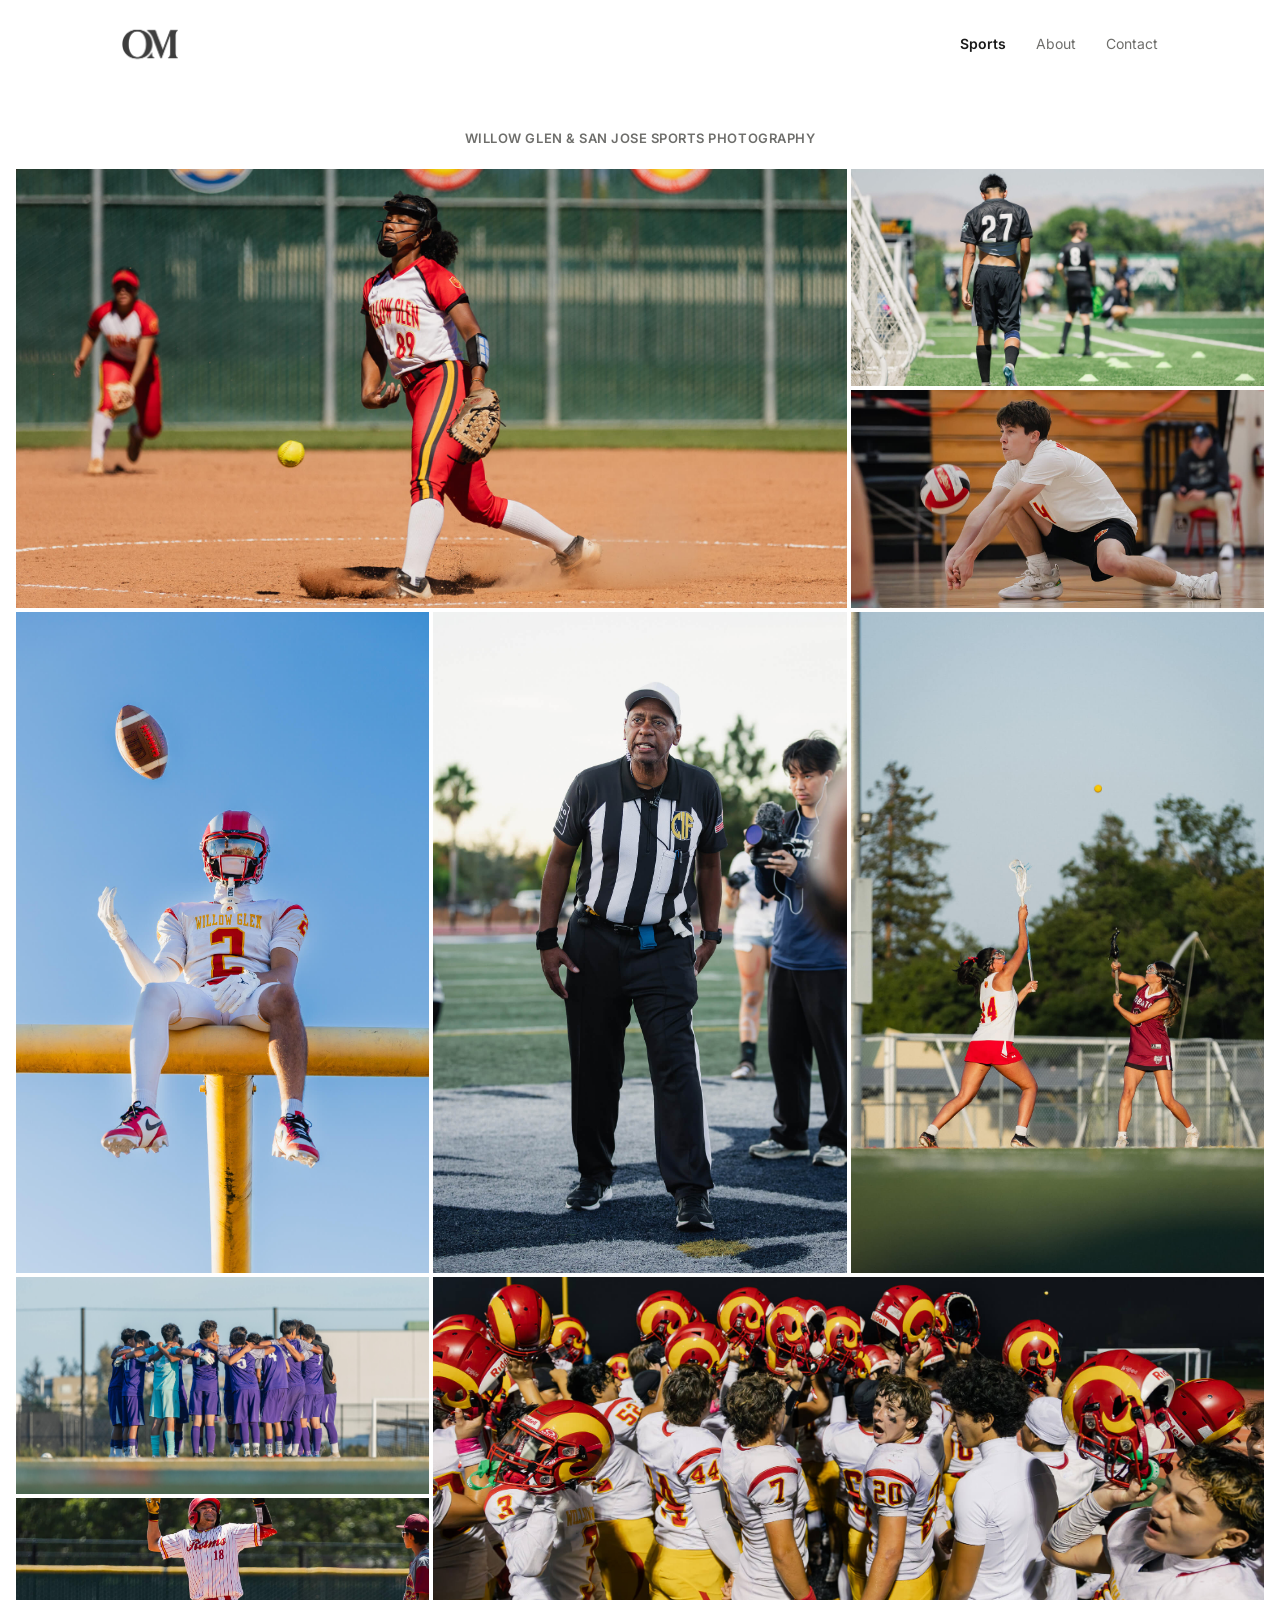
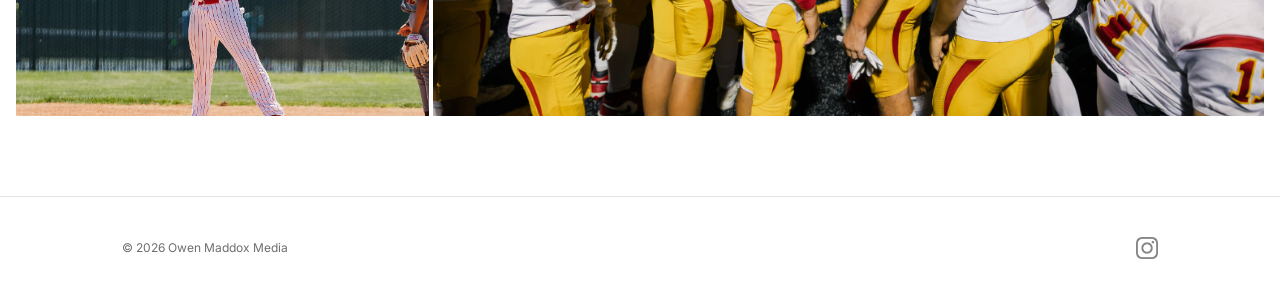
<file: index.html>
<!DOCTYPE html>
<html lang="en">
<head>
<meta charset="UTF-8">
<meta name="viewport" content="width=device-width, initial-scale=1.0">
<title>Owen Maddox Media — Willow Glen & San Jose Sports Photography</title>
<meta name="description" content="Game-day and team sports photography for high school and club teams in Willow Glen and San Jose, CA.">
<link rel="icon" type="image/png" href="/favicon-96x96.png" sizes="96x96" />
<link rel="icon" type="image/svg+xml" href="/favicon.svg" />
<link rel="shortcut icon" href="/favicon.ico" />
<link rel="apple-touch-icon" sizes="180x180" href="/apple-touch-icon.png" />
<meta name="apple-mobile-web-app-title" content="Shotbyowen" />
<link rel="manifest" href="/site.webmanifest" />
<meta property="og:title" content="Owen Maddox Media — Willow Glen & San Jose Sports Photography">
<meta property="og:description" content="Game-day and team sports photography for high school and club teams in Willow Glen and San Jose, CA.">
<meta property="og:type" content="website">
<meta property="og:image" content="https://shotbyowen.com/og-image.jpg">
<meta property="og:image:width" content="1200">
<meta property="og:image:height" content="630">
<meta property="og:image:alt" content="Willow Glen football team raising their helmets in a huddle">
<meta name="twitter:card" content="summary_large_image">
<link rel="preconnect" href="https://fonts.googleapis.com">
<link rel="preconnect" href="https://fonts.gstatic.com" crossorigin>
<link href="https://fonts.googleapis.com/css2?family=Inter:wght@300;400;500;600;700&display=swap" rel="stylesheet">
<link rel="stylesheet" href="styles.css">
<script type="application/ld+json">
{
  "@context": "https://schema.org",
  "@type": "LocalBusiness",
  "name": "Owen Maddox Media",
  "image": "https://shotbyowen.com/logo.png",
  "url": "https://shotbyowen.com",
  "description": "Freelance sports photography serving San Jose and the greater Bay Area. Offers game coverage, individual athlete packages, and team media days.",
  "areaServed": {
    "@type": "Place",
    "name": "San Jose, CA / Bay Area"
  },
  "sameAs": [
    "https://www.instagram.com/shot.by.owenn/"
  ]
}
</script>
</head>
<body>

<header>
  <nav class="nav">
    <a href="index.html"><img src="logo.png" alt="Owen Maddox Media" class="logo-img"></a>
    <div class="nav-links">
      <a href="index.html" class="active">Sports</a>
      <a href="about.html">About</a>
      <a href="contact.html">Contact</a>
    </div>
  </nav>
</header>

<section class="gallery-section">
  <h1 class="gallery-kicker">Willow Glen &amp; San Jose Sports Photography</h1>
  <!--
    GALLERY: full-bleed editorial mosaic — tiles are deliberately different sizes so the
    page reads like a curated layout instead of a uniform grid. Each .tile is a placeholder.

    To use a real photo, replace the inner <div class="tile-ph">...</div> with:
    <img src="photos/your-file.jpg" alt="Description of the shot">

    To change a tile's size, swap its size class for one of:
      g-large    (big, spans 4 of 6 columns, 2 rows tall — use for your strongest shots)
      g-wide     (spans 4 columns, 1 row — good for landscape/action shots)
      g-tall     (spans 2 columns, 2 rows — good for portrait-orientation shots)
      g-portrait (spans 2 columns, 3 rows — a fully vertical tile for tall portrait shots)
      g-normal   (spans 2 columns, 1 row — the smallest tile)
    Mix them in any order — grid-auto-flow: dense (in styles.css) fills gaps automatically.
    Edit data-sport / data-cap to control the caption shown on hover and in the lightbox.
  -->
  <div class="gallery">
    <div class="tile g-large" data-sport="Softball" data-cap="Willow Glen HS vs Gilroy — May 13 2026"><img src="photos/Softball.01.jpg" alt="Softball pitcher throwing a ball"><div class="tile-cap">Softball</div></div>
    <div class="tile g-normal" data-sport="Soccer" data-cap="2011 Boys Almaden FC vs Earthquakes Academy — August 23 2025"><img src="photos/Soccer.02.jpg" alt="A player walking off the pitch"><div class="tile-cap">Soccer</div></div>
    <div class="tile g-normal" data-sport="Volleyball" data-cap="Willow Glen HS vs Lincoln — May 5 2026"><img src="photos/Volleyball.01.jpg" alt="A volleyball player getting a deep dig" class="obj-low"><div class="tile-cap">Volleyball</div></div>
    <div class="tile g-portrait" data-sport="Football" data-cap="Media Day — August 24 2026"><img src="photos/Football.01.jpg" alt="A player on the goalpost tossing up a ball" class="obj-left-slight" loading="lazy"><div class="tile-cap">Football</div></div>
    <div class="tile g-portrait" data-sport="Football" data-cap="Willow Glen HS vs Branham — September 10 2026"><img src="photos/Football.02.jpg" alt="A referee preparing for the coin toss" loading="lazy"><div class="tile-cap">Football</div></div>
    <div class="tile g-portrait" data-sport="Lacrosse" data-cap="Willow Glen HS vs Ann Sobrato — May 6 2026"><img src="photos/Lacrosse.01.jpg" alt="Two girls at the lacrosse faceoff" loading="lazy"><div class="tile-cap">Lacrosse</div></div>
    <div class="tile g-normal" data-sport="Soccer" data-cap="2011 Boys Sentinels Academy vs Legends FC — May 31 2025"><img src="photos/Soccer.03.jpg" alt="The team in a pre-game huddle" loading="lazy"><div class="tile-cap">Soccer</div></div>
    <div class="tile g-large" data-sport="Football" data-cap="Willow Glen HS vs Silver Creek — October 8 2026"><img src="photos/Football.03.jpg" alt="The football team raising their helmets together in a huddle" loading="lazy"><div class="tile-cap">Football</div></div>
    <div class="tile g-normal" data-sport="Baseball" data-cap="Willow Glen HS vs Cupertino — May 9 2026"><img src="photos/Baseball.01.jpg" alt="A Willow Glen baseball player celebrating a double at second base" loading="lazy"><div class="tile-cap">Baseball</div></div>
  </div>
</section>

<footer>
  <div class="wrap foot-grid">
    <div class="foot-small">© <span id="year"></span> Owen Maddox Media</div>
    <a href="https://www.instagram.com/shot.by.owenn/" target="_blank" rel="noopener" class="foot-instagram"><img src="instagram.png" alt="Instagram"></a>
  </div>
</footer>

<div class="lightbox" id="lightbox" role="dialog" aria-modal="true" aria-label="Photo viewer">
  <button class="lightbox-close" id="lightboxClose">Close ✕</button>
  <button class="lightbox-nav lightbox-prev" id="lightboxPrev" aria-label="Previous photo">&#8249;</button>
  <button class="lightbox-nav lightbox-next" id="lightboxNext" aria-label="Next photo">&#8250;</button>
  <div class="lightbox-inner">
    <div class="lightbox-ph" id="lightboxImg">Replace with photo</div>
    <p class="lightbox-cap" id="lightboxCap"></p>
  </div>
</div>

<script src="main.js"></script>
</body>
</html>
</file>
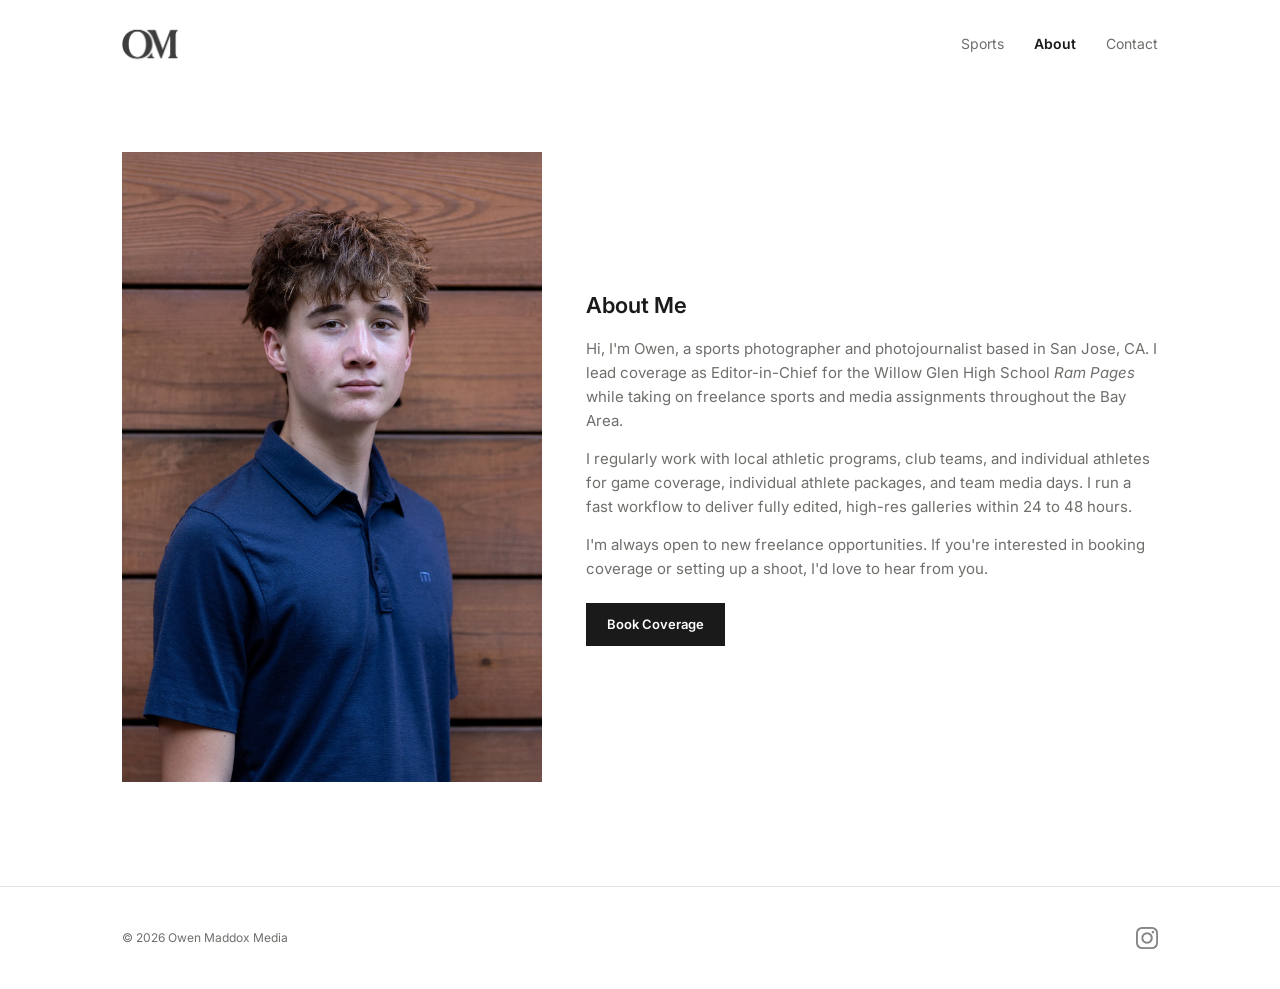
<file: about.html>
<!DOCTYPE html>
<html lang="en">
<head>
<meta charset="UTF-8">
<meta name="viewport" content="width=device-width, initial-scale=1.0">
<title>About — Sports Photographer in Willow Glen & San Jose, CA</title>
<meta name="description" content="Meet Owen, a sports photographer covering high school and club teams in Willow Glen and San Jose, CA.">
<link rel="icon" type="image/png" href="/favicon-96x96.png" sizes="96x96" />
<link rel="icon" type="image/svg+xml" href="/favicon.svg" />
<link rel="shortcut icon" href="/favicon.ico" />
<link rel="apple-touch-icon" sizes="180x180" href="/apple-touch-icon.png" />
<meta name="apple-mobile-web-app-title" content="Shotbyowen" />
<link rel="manifest" href="/site.webmanifest" />
<meta property="og:title" content="About — Sports Photographer in Willow Glen & San Jose, CA">
<meta property="og:description" content="Meet Owen, a sports photographer covering high school and club teams in Willow Glen and San Jose, CA.">
<meta property="og:type" content="website">
<meta property="og:image" content="https://shotbyowen.com/og-image.jpg">
<meta property="og:image:width" content="1200">
<meta property="og:image:height" content="630">
<meta property="og:image:alt" content="Willow Glen football team raising their helmets in a huddle">
<meta name="twitter:card" content="summary_large_image">
<link rel="preconnect" href="https://fonts.googleapis.com">
<link rel="preconnect" href="https://fonts.gstatic.com" crossorigin>
<link href="https://fonts.googleapis.com/css2?family=Inter:wght@300;400;500;600;700&display=swap" rel="stylesheet">
<link rel="stylesheet" href="styles.css">
<script type="application/ld+json">
{
  "@context": "https://schema.org",
  "@type": "LocalBusiness",
  "name": "Owen Maddox Media",
  "image": "https://shotbyowen.com/logo.png",
  "url": "https://shotbyowen.com",
  "description": "Freelance sports photography serving San Jose and the greater Bay Area. Offers game coverage, individual athlete packages, and team media days.",
  "areaServed": {
    "@type": "Place",
    "name": "San Jose, CA / Bay Area"
  },
  "sameAs": [
    "https://www.instagram.com/shot.by.owenn/"
  ]
}
</script>
</head>
<body>

<header>
  <nav class="nav">
    <a href="index.html"><img src="logo.png" alt="Owen Maddox Media" class="logo-img"></a>
    <div class="nav-links">
      <a href="index.html">Sports</a>
      <a href="about.html" class="active">About</a>
      <a href="contact.html">Contact</a>
    </div>
  </nav>
</header>

<section class="wrap">
  <div class="about-grid">
    <div class="about-frame"><img src="photos/Headshot.jpg" alt="Owen Maddox"></div>
    <div class="about-copy">
      <h1 class="about-heading">About Me</h1>
      <div class="about-text">
        <p>Hi, I'm Owen, a sports photographer and photojournalist based in San Jose, CA. I lead coverage as Editor-in-Chief for the Willow Glen High School <i>Ram Pages</i> while taking on freelance sports and media assignments throughout the Bay Area.</p>
        <p>I regularly work with local athletic programs, club teams, and individual athletes for game coverage, individual athlete packages, and team media days. I run a fast workflow to deliver fully edited, high-res galleries within 24 to 48 hours.</p>
        <p>I'm always open to new freelance opportunities. If you're interested in booking coverage or setting up a shoot, I'd love to hear from you.</p>
      </div>
      <div class="about-ctas">
        <a href="contact.html" class="btn btn-solid">Book Coverage</a>
      </div>
    </div>
  </div>
</section>

<footer>
  <div class="wrap foot-grid">
    <div class="foot-small">© <span id="year"></span> Owen Maddox Media</div>
    <a href="https://www.instagram.com/shot.by.owenn/" target="_blank" rel="noopener" class="foot-instagram"><img src="instagram.png" alt="Instagram"></a>
  </div>
</footer>

<script src="main.js"></script>
</body>
</html>
</file>
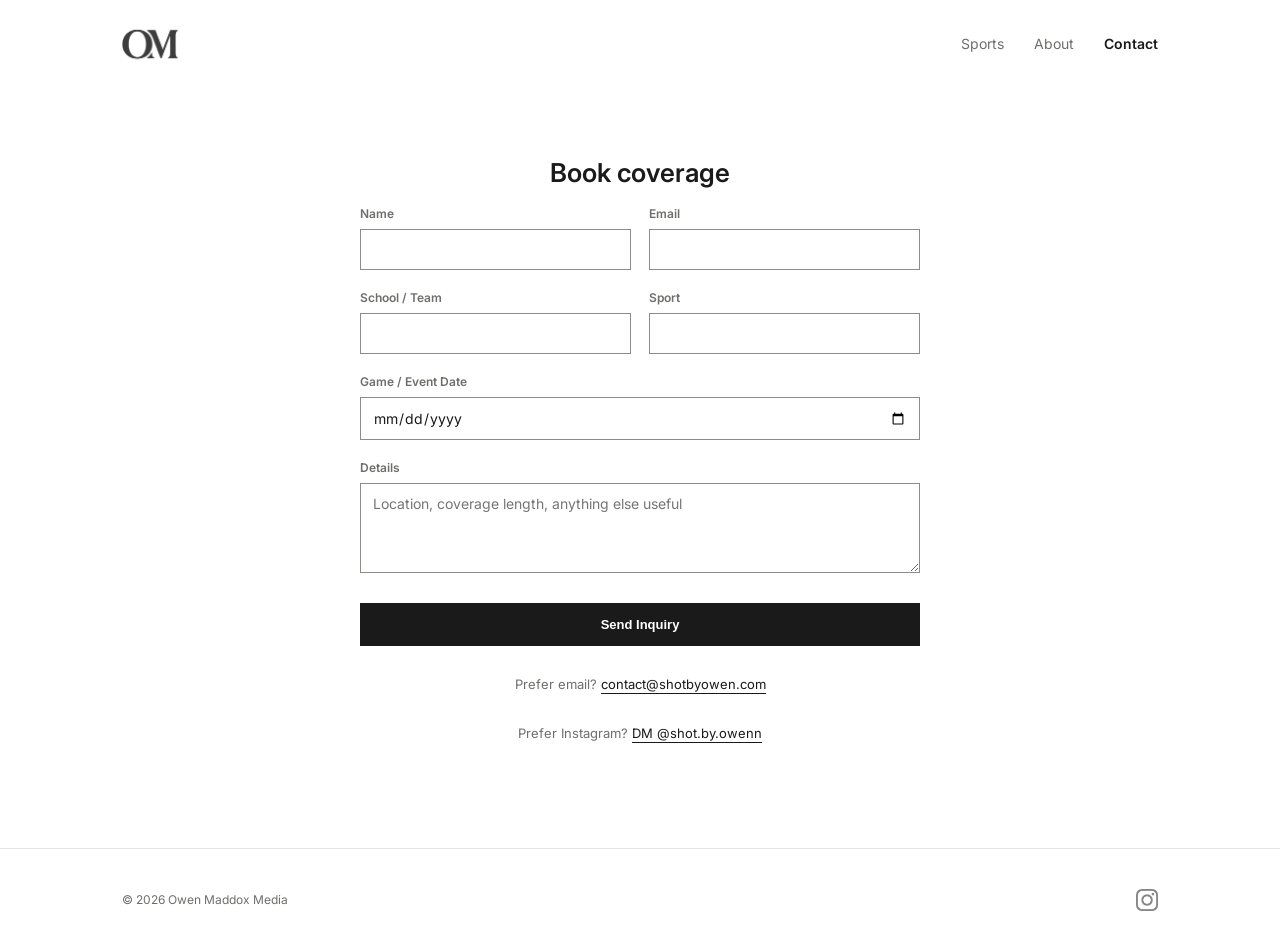
<file: contact.html>
<!DOCTYPE html>
<html lang="en">
<head>
<meta charset="UTF-8">
<meta name="viewport" content="width=device-width, initial-scale=1.0">
<title>Book Sports Photography Coverage — Willow Glen & San Jose, CA</title>
<meta name="description" content="Book game-day or team sports photography coverage in Willow Glen and San Jose, CA.">
<link rel="icon" type="image/png" href="/favicon-96x96.png" sizes="96x96" />
<link rel="icon" type="image/svg+xml" href="/favicon.svg" />
<link rel="shortcut icon" href="/favicon.ico" />
<link rel="apple-touch-icon" sizes="180x180" href="/apple-touch-icon.png" />
<meta name="apple-mobile-web-app-title" content="Shotbyowen" />
<link rel="manifest" href="/site.webmanifest" />
<meta property="og:title" content="Book Sports Photography Coverage — Willow Glen & San Jose, CA">
<meta property="og:description" content="Book game-day or team sports photography coverage in Willow Glen and San Jose, CA.">
<meta property="og:type" content="website">
<meta property="og:image" content="https://shotbyowen.com/og-image.jpg">
<meta property="og:image:width" content="1200">
<meta property="og:image:height" content="630">
<meta property="og:image:alt" content="Willow Glen football team raising their helmets in a huddle">
<meta name="twitter:card" content="summary_large_image">
<link rel="preconnect" href="https://fonts.googleapis.com">
<link rel="preconnect" href="https://fonts.gstatic.com" crossorigin>
<link href="https://fonts.googleapis.com/css2?family=Inter:wght@300;400;500;600;700&display=swap" rel="stylesheet">
<link rel="stylesheet" href="styles.css">
<script type="application/ld+json">
{
  "@context": "https://schema.org",
  "@type": "LocalBusiness",
  "name": "Owen Maddox Media",
  "image": "https://shotbyowen.com/logo.png",
  "url": "https://shotbyowen.com",
  "description": "Freelance sports photography serving San Jose and the greater Bay Area. Offers game coverage, individual athlete packages, and team media days.",
  "areaServed": {
    "@type": "Place",
    "name": "San Jose, CA / Bay Area"
  },
  "sameAs": [
    "https://www.instagram.com/shot.by.owenn/"
  ]
}
</script>
</head>
<body>

<header>
  <nav class="nav">
    <a href="index.html"><img src="logo.png" alt="Owen Maddox Media" class="logo-img"></a>
    <div class="nav-links">
      <a href="index.html">Sports</a>
      <a href="about.html">About</a>
      <a href="contact.html" class="active">Contact</a>
    </div>
  </nav>
</header>

<section class="wrap contact-section">
  <h1>Book coverage</h1>

  <form name="contact" method="POST" data-netlify="true" netlify-honeypot="bot-field" action="/thank-you.html">
    <input type="hidden" name="form-name" value="contact">
    <p hidden>
      <label>Don't fill this out if you're human: <input name="bot-field"></label>
    </p>
    <div class="field-row">
      <div>
        <label for="name">Name</label>
        <input id="name" name="Name" type="text" required>
      </div>
      <div>
        <label for="email">Email</label>
        <input id="email" name="Email" type="email" required>
      </div>
    </div>
    <div class="field-row">
      <div>
        <label for="school">School / Team</label>
        <input id="school" name="School or Team" type="text">
      </div>
      <div>
        <label for="sport">Sport</label>
        <input id="sport" name="Sport" type="text">
      </div>
    </div>
    <div>
      <label for="date">Game / Event Date</label>
      <input id="date" name="Date" type="date">
    </div>
    <div>
      <label for="message">Details</label>
      <textarea id="message" name="Message" placeholder="Location, coverage length, anything else useful"></textarea>
    </div>
    <div class="submit-row">
      <button type="submit" class="btn btn-solid">Send Inquiry</button>
    </div>
  </form>

  <p class="contact-alt">Prefer email? <a href="mailto:contact@shotbyowen.com">contact@shotbyowen.com</a></p>
  <p class="contact-alt">Prefer Instagram? <a href="https://www.instagram.com/shot.by.owenn/" target="_blank" rel="noopener">DM @shot.by.owenn</a></p>
</section>

<footer>
  <div class="wrap foot-grid">
    <div class="foot-small">© <span id="year"></span> Owen Maddox Media</div>
    <a href="https://www.instagram.com/shot.by.owenn/" target="_blank" rel="noopener" class="foot-instagram"><img src="instagram.png" alt="Instagram"></a>
  </div>
</footer>

<script src="main.js"></script>
</body>
</html>
</file>
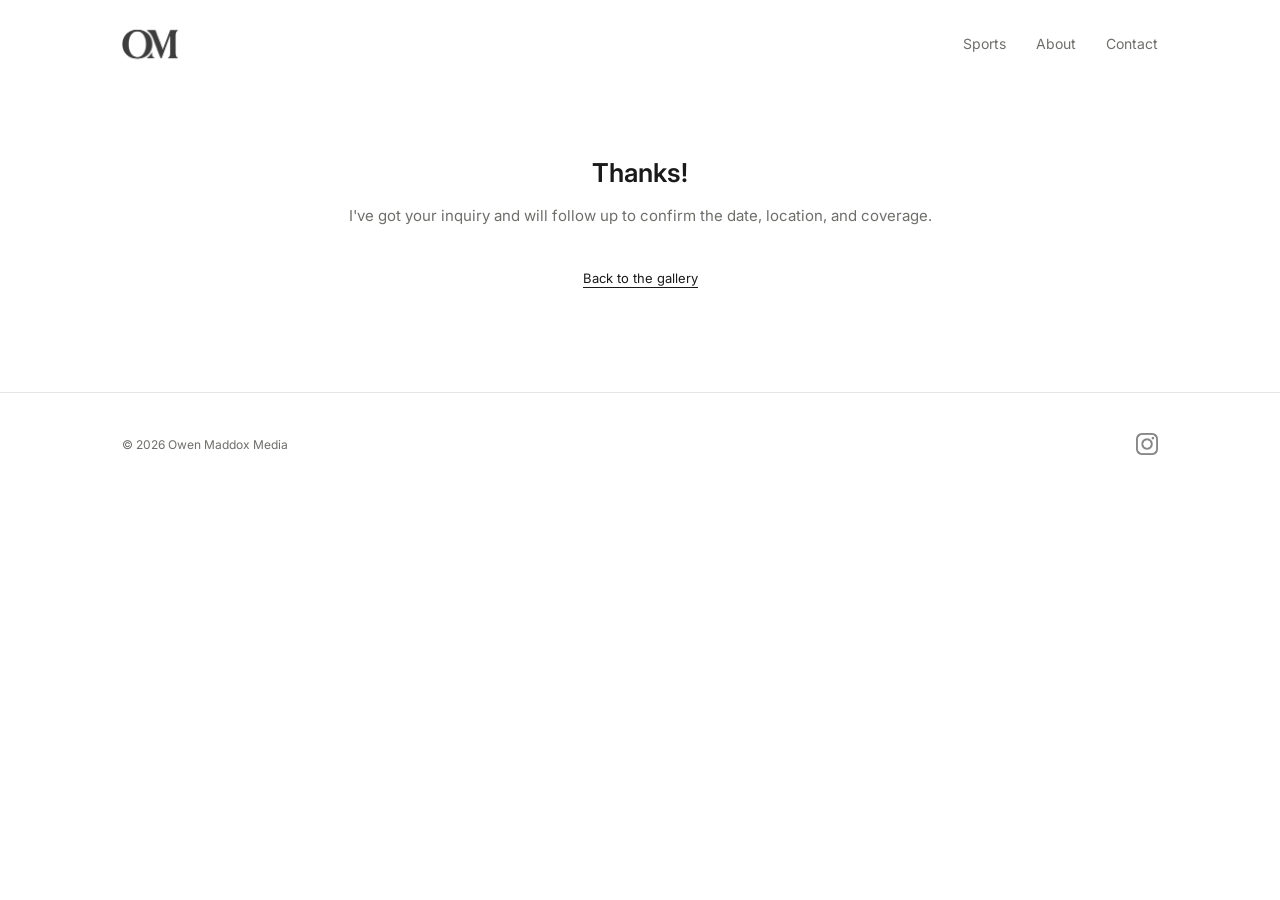
<file: thank-you.html>
<!DOCTYPE html>
<html lang="en">
<head>
<meta charset="UTF-8">
<meta name="viewport" content="width=device-width, initial-scale=1.0">
<title>Thank You — Owen Maddox Media</title>
<meta name="description" content="Thanks for your inquiry — I'll follow up soon.">
<link rel="preconnect" href="https://fonts.googleapis.com">
<link rel="preconnect" href="https://fonts.gstatic.com" crossorigin>
<link href="https://fonts.googleapis.com/css2?family=Inter:wght@300;400;500;600;700&display=swap" rel="stylesheet">
<link rel="stylesheet" href="styles.css">
</head>
<body>

<header>
  <nav class="nav">
    <a href="index.html"><img src="logo.png" alt="Owen Maddox Media" class="logo-img"></a>
    <div class="nav-links">
      <a href="index.html">Sports</a>
      <a href="about.html">About</a>
      <a href="contact.html">Contact</a>
    </div>
  </nav>
</header>

<section class="wrap contact-section">
  <h1>Thanks!</h1>
  <p class="lede">I've got your inquiry and will follow up to confirm the date, location, and coverage.</p>
  <p class="contact-alt"><a href="index.html">Back to the gallery</a></p>
</section>

<footer>
  <div class="wrap foot-grid">
    <div class="foot-small">© <span id="year"></span> Owen Maddox Media</div>
    <a href="https://www.instagram.com/shot.by.owenn/" target="_blank" rel="noopener" class="foot-instagram"><img src="instagram.png" alt="Instagram"></a>
  </div>
</footer>

<script src="main.js"></script>
</body>
</html>
</file>
<file: styles.css>
:root{
  --bg: #FFFFFF;
  --bg-alt: #F6F6F4;
  --ink: #1A1A1A;
  --ink-dim: #6E6E6B;
  --line: #E4E4E1;
  --line-strong: #8C8C89;
  --maxw: 1100px;
}
*{box-sizing:border-box;}
html{scroll-behavior:smooth;}
body{
  margin:0;
  background:var(--bg);
  color:var(--ink);
  font-family:'Inter', sans-serif;
  font-weight:400;
  font-size:16px;
  line-height:1.6;
  -webkit-font-smoothing:antialiased;
}
p{margin:0;}
a{color:inherit; text-decoration:none;}
img{max-width:100%; display:block;}
.wrap{max-width:var(--maxw); margin:0 auto; padding:0 32px;}
::selection{background:var(--ink); color:var(--bg);}
:focus-visible{outline:2px solid var(--ink); outline-offset:3px;}

@media (prefers-reduced-motion: reduce){
  *{animation-duration:0.01ms !important; animation-iteration-count:1 !important; transition-duration:0.01ms !important; scroll-behavior:auto !important;}
}

/* ---------- NAV ---------- */
header{
  position:sticky; top:0; z-index:50;
  background:rgba(255,255,255,0.92);
  backdrop-filter: blur(6px);
}
.nav{
  display:flex; align-items:center; justify-content:space-between;
  padding:16px 32px;
  max-width:var(--maxw); margin:0 auto;
}
/*
  LOGO: drop your logo file in this folder (e.g. logo.png or logo.svg) and replace the
  placeholder <div class="logo-slot"> below with:
  <a href="index.html"><img src="logo.png" alt="Owen Maddox Media" class="logo-img"></a>
*/
.logo-slot{
  display:flex; align-items:center; justify-content:center;
  width:140px; height:44px;
  border:1px dashed var(--line);
  font-size:11px; color:var(--ink-dim); text-align:center;
}
.logo-img{max-height:56px; width:auto;}
.nav-links{display:flex; gap:30px; align-items:center;}
.nav-links a{font-size:14px; color:var(--ink-dim); transition:color 0.15s ease;}
.nav-links a:hover{color:var(--ink);}
.nav-links a.active:not(.btn){color:var(--ink); font-weight:600;}
.nav-links a.btn-solid, .nav-links a.btn-solid:hover{color:var(--bg);}
.btn{
  display:inline-flex; align-items:center;
  padding:10px 20px;
  font-size:13px; font-weight:600;
  border:1px solid var(--ink);
  transition:background 0.15s ease, color 0.15s ease;
}
.btn-solid{background:var(--ink); color:var(--bg);}
.btn-solid:hover{background:#3a3a38;}
.btn-outline{color:var(--ink);}
.btn-outline:hover{background:var(--ink); color:var(--bg);}

section{padding:64px 0;}

.gallery-section{padding:40px 0;}
.gallery-kicker{font-size:13px; font-weight:600; letter-spacing:0.04em; text-transform:uppercase; color:var(--ink-dim); text-align:center; margin:0 0 20px;}
.gallery{
  max-width:1400px;
  margin:0 auto;
  padding:0 16px;
  display:grid;
  grid-template-columns:repeat(6, 1fr);
  grid-auto-rows:17vw;
  grid-auto-flow:dense;
  gap:4px;
}
.tile{
  position:relative;
  grid-column:span 2;
  grid-row:span 1;
  background:var(--bg-alt);
  overflow:hidden;
  cursor:zoom-in;
}
.tile.g-large{grid-column:span 4; grid-row:span 2;}
.tile.g-wide{grid-column:span 4; grid-row:span 1;}
.tile.g-tall{grid-column:span 2; grid-row:span 2;}
.tile.g-normal{grid-column:span 2; grid-row:span 1;}
.tile.g-portrait{grid-column:span 2; grid-row:span 3;}
.tile-ph{
  width:100%; height:100%;
  display:flex; align-items:center; justify-content:center;
  color:var(--ink-dim); font-size:12px; text-align:center; padding:16px;
}
.tile img{width:100%; height:100%; object-fit:cover;}
.tile img.obj-low{object-position:center 61%;}
.tile img.obj-left{object-position:60% center;}
.tile img.obj-left-slight{object-position:43% center;}
.tile-cap{
  position:absolute; left:0; right:0; bottom:0;
  padding:16px 18px;
  background:linear-gradient(to top, rgba(0,0,0,0.6), transparent);
  font-size:12px; color:#fff;
  opacity:0; transition:opacity 0.15s ease;
}
.tile:hover .tile-cap, .tile:focus-visible .tile-cap{opacity:1;}

/* ---------- ABOUT ---------- */
section.wrap{padding-top:64px; padding-bottom:64px;}
.about-grid{display:grid; grid-template-columns:420px 1fr; gap:44px; align-items:center;}
.about-frame{
  aspect-ratio:2/3;
  overflow:hidden;
}
.about-frame img{width:100%; height:100%; object-fit:cover; display:block;}
.about-heading{font-size:22px; font-weight:600; margin:0 0 14px;}
.about-text p{font-size:15px; color:var(--ink-dim); margin-bottom:14px;}
.about-text p:last-of-type{margin-bottom:0;}
.about-text strong{color:var(--ink);}
.about-ctas{display:flex; gap:14px; margin-top:22px; flex-wrap:wrap;}

/* ---------- CONTACT ---------- */
.contact-section h1{font-size:26px; font-weight:600; text-align:center; margin:0 0 10px;}
.contact-section > p.lede{color:var(--ink-dim); font-size:15px; text-align:center; margin-bottom:40px;}

form{display:flex; flex-direction:column; gap:18px; max-width:560px; margin:0 auto;}
.field-row{display:grid; grid-template-columns:1fr 1fr; gap:18px;}
label{font-size:12px; font-weight:600; color:var(--ink-dim); margin-bottom:6px; display:block;}
input, textarea{
  width:100%;
  background:var(--bg);
  border:1px solid var(--line-strong);
  padding:11px 12px;
  color:var(--ink);
  font-family:inherit; font-size:14px;
  transition:border-color 0.15s ease;
}
input:focus, textarea:focus{border-color:var(--ink); outline:none;}
textarea{resize:vertical; min-height:90px;}
.submit-row{margin-top:4px; text-align:center;}
.submit-row .btn{width:100%; justify-content:center; padding:13px 20px;}

.contact-alt{margin-top:28px; text-align:center; font-size:13px; color:var(--ink-dim);}
.contact-alt a{border-bottom:1px solid var(--ink); color:var(--ink); padding-bottom:1px;}

/* ---------- LIGHTBOX ---------- */
.lightbox{
  position:fixed; inset:0; z-index:100;
  background:rgba(20,20,18,0.92);
  display:none; align-items:center; justify-content:center;
  padding:40px;
}
.lightbox.open{display:flex;}
.lightbox-inner{max-width:800px; width:100%; text-align:center;}
.lightbox-ph{
  display:inline-flex; align-items:center; justify-content:center;
  max-width:100%;
  color:#B8B8B4; font-size:13px;
}
.lightbox-ph:empty, .lightbox-ph:not(:has(img)){
  width:100%; aspect-ratio:3/2;
  background:#2A2A28;
  border:1px solid #3a3a38;
}
.lightbox-ph img{display:block; max-width:100%; max-height:80vh; width:auto; height:auto; object-fit:contain;}
.lightbox-cap{margin-top:16px; font-size:13px; color:#D8D8D4;}
.lightbox-close{
  position:absolute; top:26px; right:32px;
  font-size:13px; color:#D8D8D4; background:none; border:none; cursor:pointer;
  font-family:inherit;
}
.lightbox-close:hover{color:#fff;}
.lightbox-nav{
  position:absolute; top:50%; transform:translateY(-50%);
  font-size:36px; line-height:1; color:#D8D8D4; background:none; border:none;
  cursor:pointer; padding:12px; font-family:inherit;
}
.lightbox-nav:hover{color:#fff;}
.lightbox-prev{left:12px;}
.lightbox-next{right:12px;}
@media (max-width:640px){
  .lightbox-nav{font-size:28px; padding:8px;}
  .lightbox-prev{left:2px;}
  .lightbox-next{right:2px;}
}

/* ---------- FOOTER ---------- */
footer{margin-top:40px; padding:40px 0; border-top:1px solid var(--line);}
.foot-grid{display:flex; justify-content:space-between; align-items:center;}
.foot-small{font-size:12px; color:var(--ink-dim);}
.foot-instagram img{height:22px; width:auto; display:block;}

/* ---------- RESPONSIVE ---------- */
@media (max-width: 760px){
  .nav-links{gap:16px;}
  .nav-links a{font-size:13px;}
  .logo-img{max-height:40px;}
  .gallery{grid-template-columns:repeat(2, 1fr); grid-auto-rows:60vw;}
  .tile, .tile.g-large, .tile.g-wide, .tile.g-tall, .tile.g-normal{grid-column:span 2; grid-row:span 1;}
  .about-grid{
    grid-template-columns:1fr;
    gap:16px;
    text-align:center;
    justify-items:center;
  }
  .about-copy{display:contents;}
  .about-heading{order:1;}
  .about-frame{order:2; margin-bottom:16px;}
  .about-text{order:3;}
  .about-ctas{order:4;}
  .about-ctas{justify-content:center;}
  .field-row{grid-template-columns:1fr;}
  .wrap{padding:0 20px;}
  .nav{padding:14px 20px;}
  section{padding:48px 0;}
}
</file>
